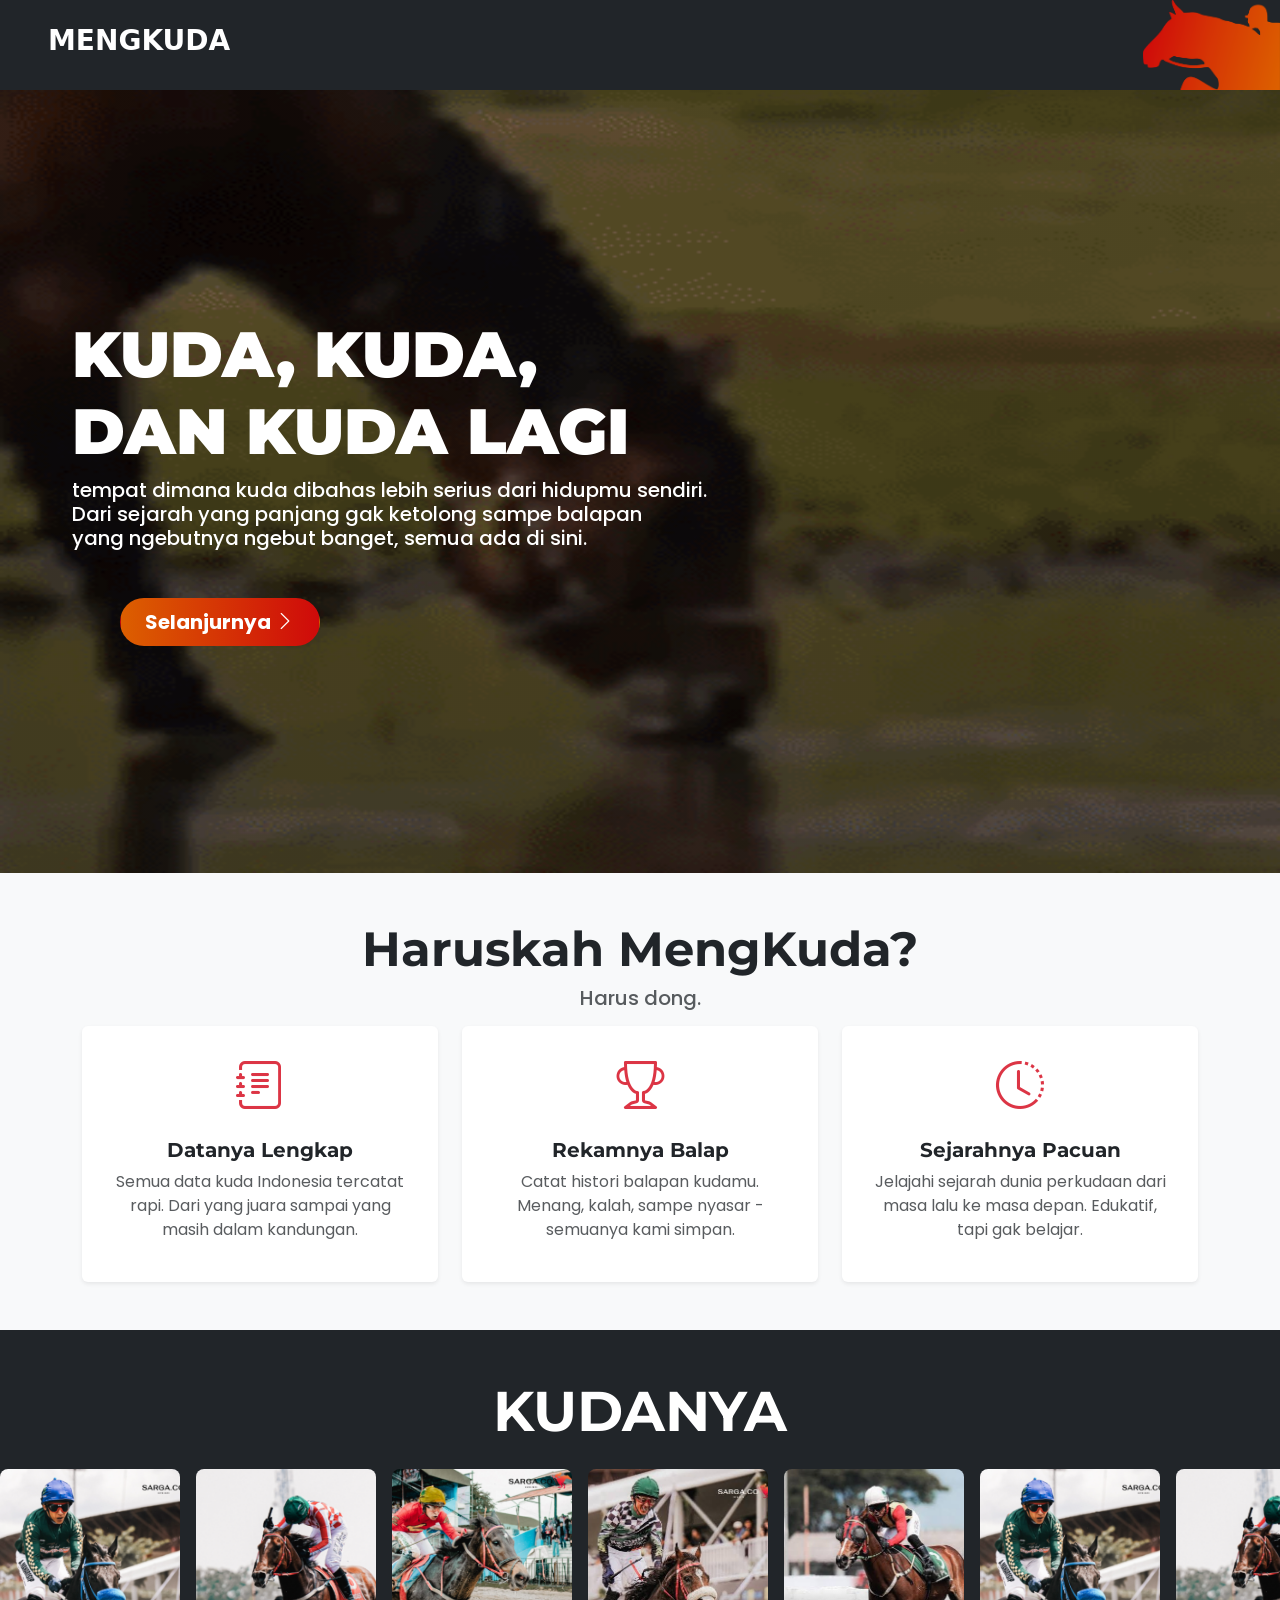
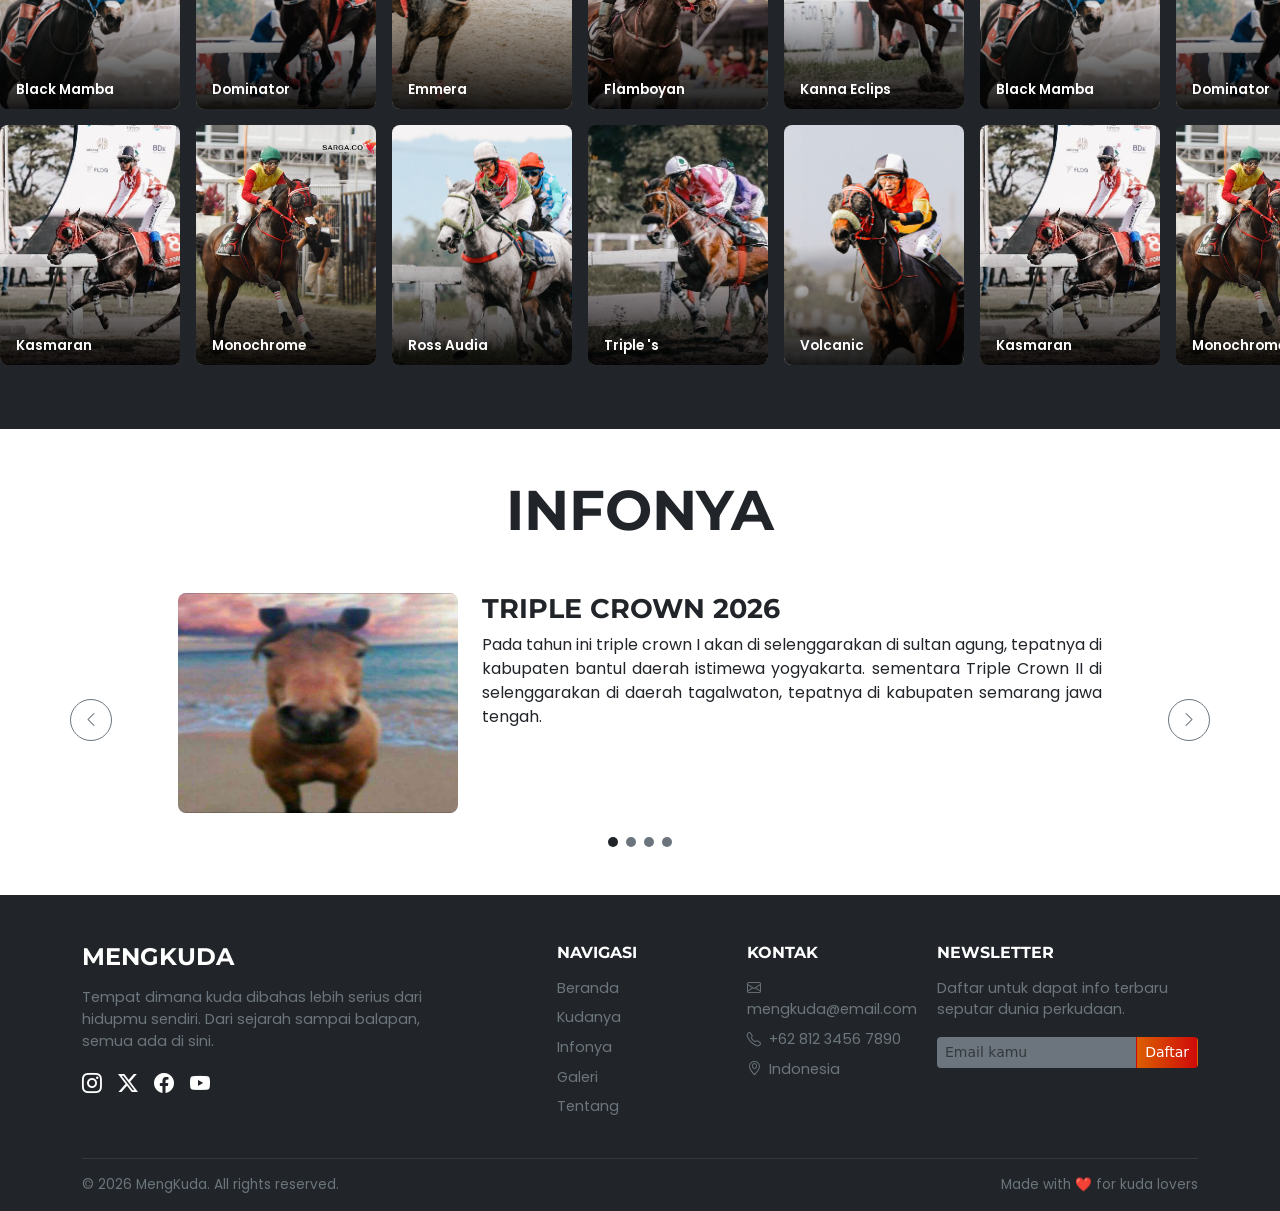
<file: app/Views/index.html>
<!doctype html>
<html lang="en">
  <head>
    <!-- Required meta tags -->
    <meta charset="utf-8">
    <meta name="viewport" content="width=device-width, initial-scale=1">

    <!-- logo -->
    <link rel="icon" href="/app//public/images/logo-oguri.jpg" type="image/x-icon">

    <!-- Bootstrap CSS -->
    <link href="https://cdn.jsdelivr.net/npm/bootstrap@5.0.2/dist/css/bootstrap.min.css" rel="stylesheet" integrity="sha384-EVSTQN3/azprG1Anm3QDgpJLIm9Nao0Yz1ztcQTwFspd3yD65VohhpuuCOmLASjC" crossorigin="anonymous">
    <link rel="stylesheet" href="https://cdn.jsdelivr.net/npm/bootstrap-icons@1.11.0/font/bootstrap-icons.css">
    <!-- style CSS -->
    <link rel="stylesheet" href="/app/public/css/style.css">
    <!-- animated CSS -->
    <link href="https://unpkg.com/aos@2.3.4/dist/aos.css" rel="stylesheet">

    <!-- font -->
    <link href="https://fonts.googleapis.com/css2?family=Montserrat:wght@100&display=swap" rel="stylesheet">
    <link href="https://fonts.googleapis.com/css2?family=Montserrat:ital,wght@0,100..900;1,100..900&family=Poppins:wght@500;600&display=swap" rel="stylesheet">

    <title>MengKuda</title>
  </head>



  <body>

  <header>
    <nav class="bg-dark p-4 d-flex align-items-center bg-nav" >
      <h1 class="text-white fs-3 fw-bold ms-4">MENGKUDA</h1>
    </nav>
  </header>


<!-- section-1 -->
  <section class="hero d-flex w-100 align-items-center">
    <div class="text-white ms-5 ps-4" >

      <!-- teks -->
      <h1 class="display-3" style="font-family: 'Montserrat'; font-weight: 900;">KUDA, KUDA, <br>DAN KUDA LAGI</h1>
      <P class="h5 mb-5" style="font-family: 'poppins';">tempat dimana kuda dibahas lebih serius dari hidupmu sendiri. <br> Dari sejarah yang panjang gak ketolong sampe balapan <br> yang ngebutnya ngebut banget, semua ada di sini.
      </P>

      <!-- button -->
      <button class="btn btn-lg btn-red rounded-pill px-md-4 py-md-2 ms-5 fw-bold fs-5" style="font-family: 'poppins';">Selanjurnya <i class="bi bi-chevron-right"></i></button>
    </div>
  </section>


<!-- section-2 -->
  <section class="py-5 bg-light">
  <div class="container">

    <!-- judulnya -->
    <div class="text-center mb-3">
      <h2 class="fw-bold display-5" style="font-family: 'Montserrat';">Haruskah MengKuda?</h2>
      <p class="text-muted h5" style="font-family: 'Poppins';">Harus dong.</p>
    </div>

    <!-- Card -->
    <div class="row g-4">
      <!-- card-1 -->
      <div class="col-md-4">
        <div class="card border-0 shadow-sm h-100 text-center p-4">
          <div class="mb-3">
            <i class="bi bi-journal-text text-danger" style="font-size: 3rem;"></i>
          </div>
          <h5 class="fw-bold" style="font-family: 'Montserrat';">Datanya Lengkap</h5>
          <p class="text-muted" style="font-family: 'Poppins';">Semua data kuda Indonesia tercatat rapi. Dari yang juara sampai yang masih dalam kandungan.</p>
        </div>
      </div>

      <!-- card-2 -->
      <div class="col-md-4">
        <div class="card border-0 shadow-sm h-100 text-center p-4">
          <div class="mb-3">
            <i class="bi bi-trophy text-danger" style="font-size: 3rem;"></i>
          </div>
          <h5 class="fw-bold" style="font-family: 'Montserrat';">Rekamnya Balap</h5>
          <p class="text-muted" style="font-family: 'Poppins';">Catat histori balapan kudamu. Menang, kalah, sampe nyasar - semuanya kami simpan.</p>
        </div>
      </div>

      <!-- card-3 -->
      <div class="col-md-4">
        <div class="card border-0 shadow-sm h-100 text-center p-4">
          <div class="mb-3">
            <i class="bi bi-clock-history text-danger" style="font-size: 3rem;"></i>
          </div>
          <h5 class="fw-bold" style="font-family: 'Montserrat';">Sejarahnya Pacuan</h5>
          <p class="text-muted" style="font-family: 'Poppins';">Jelajahi sejarah dunia perkudaan dari masa lalu ke masa depan. Edukatif, tapi gak belajar.</p>
        </div>
      </div>
    </div>
  </div>
</section>



<!-- section-3 -->
 <section class="bg-dark py-5 overflow-hidden">
  <h2 class="text-white text-center fw-bold display-4 mb-4" style="font-family: 'montserrat';">KUDANYA</h2>

  <!-- gambar atas -->
  <div class="gmbr-wrapper overflow-hidden mb-3">
    <div class="gmbr-track to-right d-inline-flex gap-3 will-change-transform">

      <!-- section gambar -->
      <div class="gmbr-bg position-relative rounded-3 overflow-hidden flex-shrink-0" style="width: 180px; height: 240px; cursor: pointer;">
        <!-- gambar -->
        <img src="/app/public/images/blackmamba.png" class="w-100 h-100" style="object-fit: cover;">
        <!-- gradasi -->
        <div class="position-absolute bottom-0 start-0 w-100 h-50" style="background: linear-gradient(to top, rgba(0,0,0,0.9), transparent);"></div>
        <!-- nama -->
        <div class="position-absolute bottom-0 start-0 w-100 pb-2 ps-2" style="z-index: 2;">
          <span class="text-white fw-semibold ps-2" style="font-family: 'poppins'; font-size: 0.85rem;">Black Mamba</span>
        </div>
      </div>
      <!-- section gambar -->
      <div class="gmbr-bg position-relative rounded-3 overflow-hidden flex-shrink-0" style="width: 180px; height: 240px; cursor: pointer;">
        <!-- gambar -->
        <img src="/app/public/images/dominator.png" class="w-100 h-100" style="object-fit: cover;">
        <!-- gradasi -->
        <div class="position-absolute bottom-0 start-0 w-100 h-50" style="background: linear-gradient(to top, rgba(0,0,0,0.9), transparent);"></div>
        <!-- nama -->
        <div class="position-absolute bottom-0 start-0 w-100 pb-2 ps-2" style="z-index: 2;">
          <span class="text-white fw-semibold ps-2" style="font-family: 'poppins'; font-size: 0.85rem;">Dominator</span>
        </div>
      </div>
      <!-- section gambar -->
      <div class="gmbr-bg position-relative rounded-3 overflow-hidden flex-shrink-0" style="width: 180px; height: 240px; cursor: pointer;">
      <!-- gambar -->
        <img src="/app/public/images/emmera.png" class="w-100 h-100" style="object-fit: cover;">
        <!-- gradasi -->
        <div class="position-absolute bottom-0 start-0 w-100 h-50" style="background: linear-gradient(to top, rgba(0,0,0,0.9), transparent);"></div>
        <!-- nama -->
        <div class="position-absolute bottom-0 start-0 w-100 pb-2 ps-2" style="z-index: 2;">
          <span class="text-white fw-semibold ps-2" style="font-family: 'poppins'; font-size: 0.85rem;">Emmera</span>
        </div>
      </div>
      <!-- section gambar -->
      <div class="gmbr-bg position-relative rounded-3 overflow-hidden flex-shrink-0" style="width: 180px; height: 240px; cursor: pointer;">
      <!-- gambar -->
        <img src="/app/public/images/flamboyan.jpeg" class="w-100 h-100" style="object-fit: cover;">
        <!-- gradasi -->
        <div class="position-absolute bottom-0 start-0 w-100 h-50" style="background: linear-gradient(to top, rgba(0,0,0,0.9), transparent);"></div>
        <!-- nama -->
        <div class="position-absolute bottom-0 start-0 w-100 pb-2 ps-2" style="z-index: 2;">
          <span class="text-white fw-semibold ps-2" style="font-family: 'poppins'; font-size: 0.85rem;">Flamboyan</span>
        </div>
      </div>
      <!-- section gambar -->
      <div class="gmbr-bg position-relative rounded-3 overflow-hidden flex-shrink-0" style="width: 180px; height: 240px; cursor: pointer;">
      <!-- gambar -->
        <img src="/app/public/images/kanaeclips.jpeg" class="w-100 h-100" style="object-fit: cover;">
        <!-- gradasi -->
        <div class="position-absolute bottom-0 start-0 w-100 h-50" style="background: linear-gradient(to top, rgba(0,0,0,0.9), transparent);"></div>
        <!-- nama -->
        <div class="position-absolute bottom-0 start-0 w-100 pb-2 ps-2" style="z-index: 2;">
          <span class="text-white fw-semibold ps-2" style="font-family: 'poppins'; font-size: 0.85rem;">Kanna Eclips</span>
        </div>
      </div>
      
    </div>
  </div>

  <!-- gambar atas -->
  <div class="gmbr-wrapper overflow-hidden mb-3">
    <div class="gmbr-track to-left d-inline-flex gap-3 will-change-transform">

      <!-- section gambar -->
      <div class="gmbr-bg position-relative rounded-3 overflow-hidden flex-shrink-0" style="width: 180px; height: 240px; cursor: pointer;">
        <!-- gambar -->
        <img src="/app/public/images/kasmaran.jpeg" class="w-100 h-100" style="object-fit: cover;">
        <!-- gradasi -->
        <div class="position-absolute bottom-0 start-0 w-100 h-50" style="background: linear-gradient(to top, rgba(0,0,0,0.9), transparent);"></div>
        <!-- nama -->
        <div class="position-absolute bottom-0 start-0 w-100 pb-2 ps-2" style="z-index: 2;">
          <span class="text-white fw-semibold ps-2" style="font-family: 'poppins'; font-size: 0.85rem;">Kasmaran</span>
        </div>
      </div>
      <!-- section gambar -->
      <div class="gmbr-bg position-relative rounded-3 overflow-hidden flex-shrink-0" style="width: 180px; height: 240px; cursor: pointer;">
        <!-- gambar -->
        <img src="/app/public/images/Monochrome.jpg" class="w-100 h-100" style="object-fit: cover;">
        <!-- gradasi -->
        <div class="position-absolute bottom-0 start-0 w-100 h-50" style="background: linear-gradient(to top, rgba(0,0,0,0.9), transparent);"></div>
        <!-- nama -->
        <div class="position-absolute bottom-0 start-0 w-100 pb-2 ps-2" style="z-index: 2;">
          <span class="text-white fw-semibold ps-2" style="font-family: 'poppins'; font-size: 0.85rem;">Monochrome</span>
        </div>
      </div>
      <!-- section gambar -->
      <div class="gmbr-bg position-relative rounded-3 overflow-hidden flex-shrink-0" style="width: 180px; height: 240px; cursor: pointer;">
        <!-- gambar -->
        <img src="/app/public/images/rossaudia.png" class="w-100 h-100" style="object-fit: cover;">
        <!-- gradasi -->
        <div class="position-absolute bottom-0 start-0 w-100 h-50" style="background: linear-gradient(to top, rgba(0,0,0,0.9), transparent);"></div>
        <!-- nama -->
        <div class="position-absolute bottom-0 start-0 w-100 pb-2 ps-2" style="z-index: 2;">
          <span class="text-white fw-semibold ps-2" style="font-family: 'poppins'; font-size: 0.85rem;">Ross Audia</span>
        </div>
      </div>
      <!-- section gambar -->
      <div class="gmbr-bg position-relative rounded-3 overflow-hidden flex-shrink-0" style="width: 180px; height: 240px; cursor: pointer;">
        <!-- gambar -->
        <img src="/app/public/images/triples.jpeg" class="w-100 h-100" style="object-fit: cover;">
        <!-- gradasi -->
        <div class="position-absolute bottom-0 start-0 w-100 h-50" style="background: linear-gradient(to top, rgba(0,0,0,0.9), transparent);"></div>
        <!-- nama -->
        <div class="position-absolute bottom-0 start-0 w-100 pb-2 ps-2" style="z-index: 2;">
          <span class="text-white fw-semibold ps-2" style="font-family: 'poppins'; font-size: 0.85rem;">Triple 's</span>
        </div>
      </div>
      <!-- section gambar -->
      <div class="gmbr-bg position-relative rounded-3 overflow-hidden flex-shrink-0" style="width: 180px; height: 240px; cursor: pointer;">
        <!-- gambar -->
        <img src="/app/public/images/volcanic.png" class="w-100 h-100" style="object-fit: cover;">
        <!-- gradasi -->
        <div class="position-absolute bottom-0 start-0 w-100 h-50" style="background: linear-gradient(to top, rgba(0,0,0,0.9), transparent);"></div>
        <!-- nama -->
        <div class="position-absolute bottom-0 start-0 w-100 pb-2 ps-2" style="z-index: 2;">
          <span class="text-white fw-semibold ps-2" style="font-family: 'poppins'; font-size: 0.85rem;">Volcanic</span>
        </div>
      </div>
      
    </div>
  </div>
</section>



<!-- page infonya -->
<section class="bg-white py-5">
  <h2 class="text-center fw-bold display-4 mb-5" style="font-family: 'Montserrat';">INFONYA</h2>

  <div class="container position-relative">

    <!-- kekiri -->
    <button class="btn btn-outline-secondary rounded-circle position-absolute top-50 start-0 translate-middle-y" 
            onclick="moveInfo(-1)" style="z-index:2; width:42px; height:42px;">
      <i class="bi bi-chevron-left"></i>
    </button>
    <!-- kekanan -->
    <button class="btn btn-outline-secondary rounded-circle position-absolute top-50 end-0 translate-middle-y" 
            onclick="moveInfo(1)" style="z-index:2; width:42px; height:42px;">
      <i class="bi bi-chevron-right"></i>
    </button>

    <!-- info1 -->
    <div id="infoTrack">
      <div class="info-item d-flex gap-4 px-5 mx-5">
        <img src="/app/public/images/kuda-natap.jpg" 
             class="rounded-3 flex-shrink-0" 
             style="width:280px; height:220px;">
        <div>
          <h1 class="fw-bold mb-2" style="font-family:'Montserrat'; font-size: 1.7rem;">TRIPLE CROWN 2026</h1>
          <p style="font-family:'Poppins'; font-size:1rem; text-align:justify;">
            Pada tahun ini triple crown I akan di selenggarakan di sultan agung, 
            tepatnya di kabupaten bantul daerah istimewa yogyakarta. sementara Triple Crown II 
            di selenggarakan di daerah tagalwaton, tepatnya di kabupaten semarang jawa tengah.
          </p>
        </div>
      </div>
    </div>
    <!-- info2 -->
    <div id="infoTrack">
      <div class="info-item d-none gap-4 px-5 mx-5">
        <img src="/app/public/images/flamboyan.jpeg" 
             class="rounded-3 flex-shrink-0" 
             style="width:280px; height:220px;">
        <div>
          <h1 class="fw-bold mb-2" style="font-family:'Montserrat'; font-size: 1.7rem;">TRIPLE CROWN 2026</h1>
          <p style="font-family:'Poppins'; font-size:1rem; text-align:justify;">
            Pada tahun ini triple crown I akan di selenggarakan di sultan agung, 
            tepatnya di kabupaten bantul daerah istimewa yogyakarta. sementara Triple Crown II 
            di selenggarakan di daerah tagalwaton, tepatnya di kabupaten semarang jawa tengah.
          </p>
        </div>
      </div>
    </div>
    <!-- info3 -->
    <div id="infoTrack">
      <div class="info-item d-none gap-4 px-5 mx-5">
        <img src="/app/public/images/sendok.png" 
             class="rounded-3 flex-shrink-0" 
             style="width:280px; height:220px;">
        <div>
          <h1 class="fw-bold mb-2" style="font-family:'Montserrat'; font-size: 1.7rem;">TRIPLE CROWN 2026</h1>
          <p style="font-family:'Poppins'; font-size:1rem; text-align:justify;">
            Pada tahun ini triple crown I akan di selenggarakan di sultan agung, 
            tepatnya di kabupaten bantul daerah istimewa yogyakarta. sementara Triple Crown II 
            di selenggarakan di daerah tagalwaton, tepatnya di kabupaten semarang jawa tengah.
          </p>
        </div>
      </div>
    </div>
    <!-- info4 -->
    <div id="infoTrack">
      <div class="info-item d-none gap-4 px-5 mx-5">
        <img src="/app/public/images/hpan.jpg" 
             class="rounded-3 flex-shrink-0" 
             style="width:280px; height:220px;">
        <div>
          <h1 class="fw-bold mb-2" style="font-family:'Montserrat'; font-size: 1.7rem;">TRIPLE CROWN 2026</h1>
          <p style="font-family:'Poppins'; font-size:1rem; text-align:justify;">
            Pada tahun ini triple crown I akan di selenggarakan di sultan agung, 
            tepatnya di kabupaten bantul daerah istimewa yogyakarta. sementara Triple Crown II 
            di selenggarakan di daerah tagalwaton, tepatnya di kabupaten semarang jawa tengah.
          </p>
        </div>
      </div>
    </div>

    <!-- indikator -->
    <div class="d-flex justify-content-center gap-2 mt-4" id="infoDots">
      <span class="rounded-circle bg-dark" style="width:10px; height:10px; display:inline-block;"></span>
      <span class="rounded-circle bg-secondary" style="width:10px; height:10px; display:inline-block;"></span>
      <span class="rounded-circle bg-secondary" style="width:10px; height:10px; display:inline-block;"></span>
      <span class="rounded-circle bg-secondary" style="width:10px; height:10px; display:inline-block;"></span>
    </div>

  </div>
</section>



<!-- footernya --><footer class="bg-dark text-white pt-5 pb-3">
    <div class="container">
        <div class="row g-4">

            <!-- Kolom 1 - Brand -->
            <div class="col-md-4">
                <h4 class="fw-bold mb-3" style="font-family:'Montserrat';">MENGKUDA</h4>
                <p class="text-secondary" style="font-family:'Poppins'; font-size:0.9rem;">
                    Tempat dimana kuda dibahas lebih serius dari hidupmu sendiri. 
                    Dari sejarah sampai balapan, semua ada di sini.
                </p>
                <!-- Sosmed -->
                <div class="d-flex gap-3 mt-3">
                    <a href="#" class="text-white fs-5"><i class="bi bi-instagram"></i></a>
                    <a href="#" class="text-white fs-5"><i class="bi bi-twitter-x"></i></a>
                    <a href="#" class="text-white fs-5"><i class="bi bi-facebook"></i></a>
                    <a href="#" class="text-white fs-5"><i class="bi bi-youtube"></i></a>
                </div>
            </div>

            <!-- Kolom 2 - Navigasi -->
            <div class="col-md-2 offset-md-1">
                <h6 class="fw-bold mb-3" style="font-family:'Montserrat';">NAVIGASI</h6>
                <ul class="list-unstyled" style="font-family:'Poppins'; font-size:0.9rem;">
                    <li class="mb-2"><a href="#" class="text-secondary text-decoration-none">Beranda</a></li>
                    <li class="mb-2"><a href="#" class="text-secondary text-decoration-none">Kudanya</a></li>
                    <li class="mb-2"><a href="#" class="text-secondary text-decoration-none">Infonya</a></li>
                    <li class="mb-2"><a href="#" class="text-secondary text-decoration-none">Galeri</a></li>
                    <li class="mb-2"><a href="#" class="text-secondary text-decoration-none">Tentang</a></li>
                </ul>
            </div>

            <!-- Kolom 3 - Kontak -->
            <div class="col-md-2">
                <h6 class="fw-bold mb-3" style="font-family:'Montserrat';">KONTAK</h6>
                <ul class="list-unstyled text-secondary" style="font-family:'Poppins'; font-size:0.9rem;">
                    <li class="mb-2"><i class="bi bi-envelope me-2"></i>mengkuda@email.com</li>
                    <li class="mb-2"><i class="bi bi-telephone me-2"></i>+62 812 3456 7890</li>
                    <li class="mb-2"><i class="bi bi-geo-alt me-2"></i>Indonesia</li>
                </ul>
            </div>

            <!-- Kolom 4 - Newsletter -->
            <div class="col-md-3">
                <h6 class="fw-bold mb-3" style="font-family:'Montserrat';">NEWSLETTER</h6>
                <p class="text-secondary" style="font-family:'Poppins'; font-size:0.9rem;">
                    Daftar untuk dapat info terbaru seputar dunia perkudaan.
                </p>
                <div class="input-group">
                    <input type="email" class="form-control form-control-sm bg-secondary border-0 text-white" 
                           placeholder="Email kamu">
                    <button class="btn btn-red btn-sm">Daftar</button>
                </div>
            </div>

        </div>

        <!-- Garis pemisah -->
        <hr class="border-secondary mt-4">

        <!-- Copyright -->
        <div class="d-flex justify-content-between align-items-center flex-wrap gap-2">
            <p class="text-secondary mb-0" style="font-family:'Poppins'; font-size:0.85rem;">
                © 2026 MengKuda. All rights reserved.
            </p>
            <p class="text-secondary mb-0" style="font-family:'Poppins'; font-size:0.85rem;">
                Made with ❤️ for kuda lovers
            </p>
        </div>

    </div>
</footer>


    <script src="https://cdn.jsdelivr.net/npm/bootstrap@5.0.2/dist/js/bootstrap.bundle.min.js" integrity="sha384-MrcW6ZMFYlzcLA8Nl+NtUVF0sA7MsXsP1UyJoMp4YLEuNSfAP+JcXn/tWtIaxVXM" crossorigin="anonymous"></script>
      <!-- AOS -->
  <script src="https://unpkg.com/aos@2.3.4/dist/aos.js"></script>
  <script>
    AOS.init();
  </script>
  <!-- script -->
  <!-- gambar gerak kanan kiri -->
  <script>
    // biar sampe layar penuh
    function fillMarquee() {
        const tracks = document.querySelectorAll('.gmbr-track');
        
        tracks.forEach(track => {
            const originalItems = Array.from(track.children);
            const trackWidth = track.scrollWidth;
            const screenWidth = window.innerWidth;

            // diduplikat 3x biar lebar layarnya
            let totalWidth = trackWidth;
            while (totalWidth < screenWidth * 3) {
                originalItems.forEach(item => {
                    track.appendChild(item.cloneNode(true));
                });
                totalWidth = track.scrollWidth;
            }
        });
    }
    window.addEventListener('load', fillMarquee);
</script>

<!-- analog di section4 -->
<script>
  let infoIndex = 0;
  const infoItems = document.querySelectorAll('.info-item');
  const infoDots = document.querySelectorAll('#infoDots span');

  function moveInfo(direction) {
    // Sembunyikan item sekarang
    infoItems[infoIndex].classList.remove('d-flex');
    infoItems[infoIndex].classList.add('d-none');
    infoDots[infoIndex].classList.replace('bg-dark', 'bg-secondary');

    // Hitung index baru
    infoIndex += direction;
    if (infoIndex < 0) infoIndex = infoItems.length - 1;
    if (infoIndex >= infoItems.length) infoIndex = 0;

    // Tampilkan item baru
    infoItems[infoIndex].classList.remove('d-none');
    infoItems[infoIndex].classList.add('d-flex');
    infoDots[infoIndex].classList.replace('bg-secondary', 'bg-dark');
}
</script>

  </body>
</html>
</file>
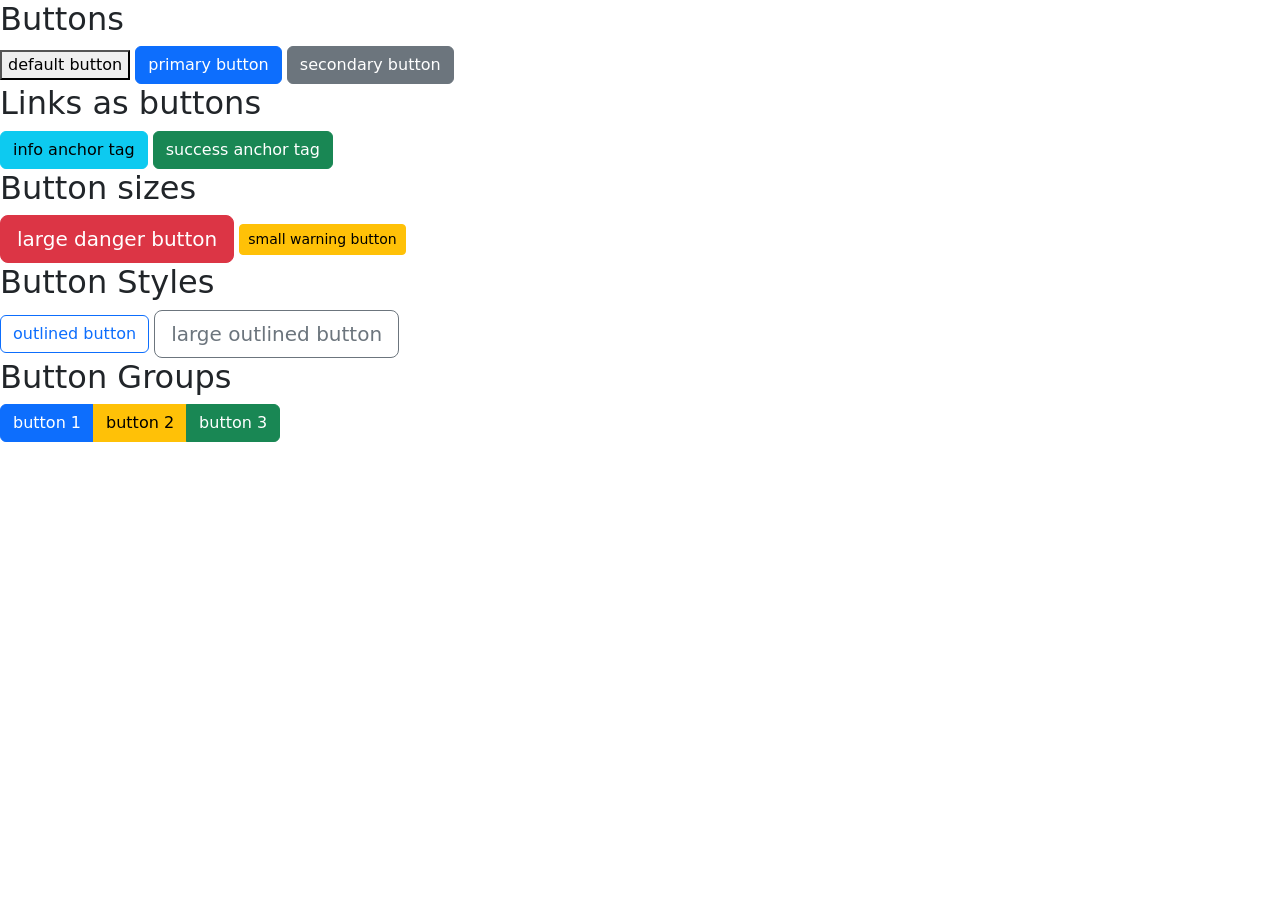
<file: kosong/button.html>
<html lang="en">
<head>
  <meta charset="UTF-8">
  <meta http-equiv="X-UA-Compatible" content="IE=edge">
  <meta name="viewport" content="width=device-width, initial-scale=1.0">
  <title>Net Ninja Pro - the Book</title>
  <link href="https://cdn.jsdelivr.net/npm/bootstrap@5.0.2/dist/css/bootstrap.min.css" rel="stylesheet" integrity="sha384-EVSTQN3/azprG1Anm3QDgpJLIm9Nao0Yz1ztcQTwFspd3yD65VohhpuuCOmLASjC" crossorigin="anonymous">
</head>
<body>
  <!-- basic buttons -->
  <h2>Buttons</h2>

  <button>default button</button>
  <button class="btn btn-primary">primary button</button> <!-- auto lightens text -->
  <button class="btn btn-secondary">secondary button</button>

  <!-- anchor tags as buttons -->
  <h2>Links as buttons</h2>

  <a href="#" class="btn btn-info">info anchor tag</a>
  <a href="#" class="btn btn-success">success anchor tag</a>

  <!-- button sizes -->
  <h2>Button sizes</h2>

  <button class="btn btn-lg btn-danger">large danger button</button>
  <button class="btn btn-sm btn-warning">small warning button</button>

  <!-- outlined styles -->
  <h2>Button Styles</h2>

  <button class="btn btn-outline-primary">outlined button</button>
  <button class="btn btn-outline-secondary btn-lg">large outlined button</button>

  <!-- button groups -->
  <h2>Button Groups</h2>

  <div class="btn-group">
    <a href="#" class="btn btn-primary">button 1</a>
    <a href="#" class="btn btn-warning">button 2</a>
    <a href="#" class="btn btn-success">button 3</a>
  </div>
  
  <script src="https://cdn.jsdelivr.net/npm/bootstrap@5.0.1/dist/js/bootstrap.bundle.min.js" integrity="sha384-gtEjrD/SeCtmISkJkNUaaKMoLD0//ElJ19smozuHV6z3Iehds+3Ulb9Bn9Plx0x4" crossorigin="anonymous"></script>
</body>
</html>
</file>
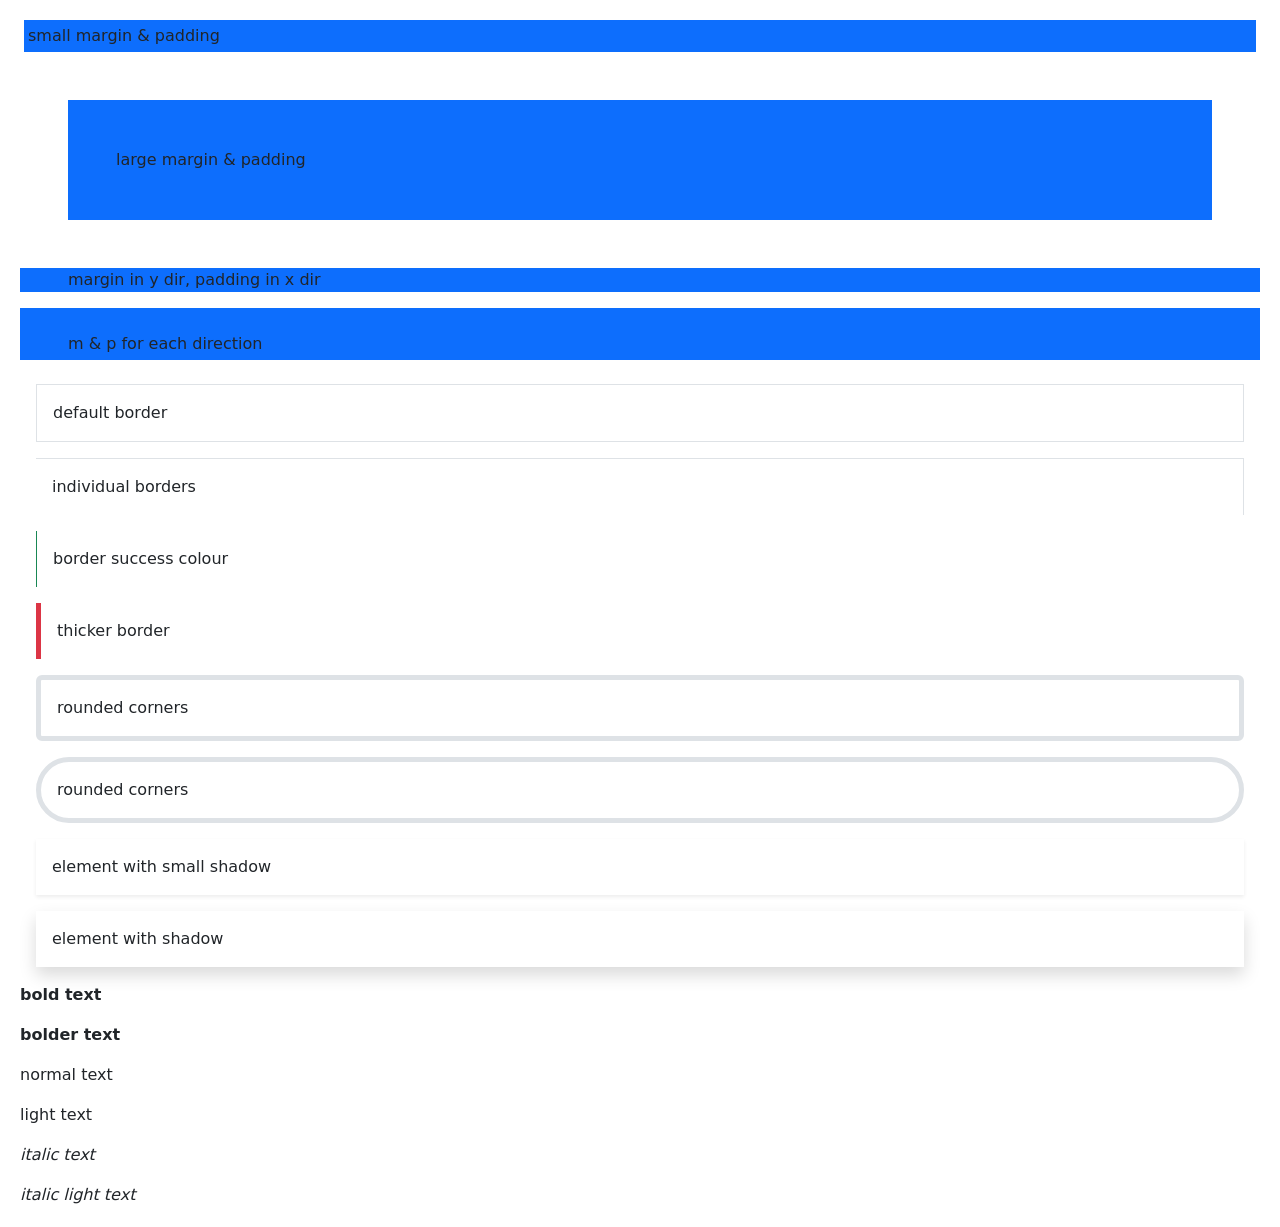
<file: kosong/utility.html>
<html lang="en">
<head>
  <meta charset="UTF-8">
  <meta http-equiv="X-UA-Compatible" content="IE=edge">
  <meta name="viewport" content="width=device-width, initial-scale=1.0">
  <title>Net Ninja Pro - the Book</title>
  <link href="https://cdn.jsdelivr.net/npm/bootstrap@5.0.2/dist/css/bootstrap.min.css" rel="stylesheet" integrity="sha384-EVSTQN3/azprG1Anm3QDgpJLIm9Nao0Yz1ztcQTwFspd3yD65VohhpuuCOmLASjC" crossorigin="anonymous">
  <style>
    body{ margin: 20px; }
  </style>
</head>
<body>
  <!-- margin & padding -->
  <div class="m-1 p-1 bg-primary">small margin & padding</div>
  <div class="m-5 p-5 bg-primary">large margin & padding</div>
  <div class="my-3 px-5 bg-primary">margin in y dir, padding in x dir</div>
  <div class="mt-3 mb-4 ps-5 pt-4 pe-2 pb-1 bg-primary">m & p for each direction</div>

  <!-- borders -->
  <div class="m-3 p-3 border">default border</div>
  <div class="m-3 p-3 border-top border-end">individual borders</div>
  <div class="m-3 p-3 border-start border-success">border success colour</div>
  <div class="m-3 p-3 border-start border-danger border-5">thicker border</div>
  <div class="m-3 p-3 rounded border border-5">rounded corners</div>
  <div class="m-3 p-3 rounded-pill border border-5">rounded corners</div>

  <!-- box shadow -->
  <div class="m-3 p-3 shadow-sm">element with small shadow</div>
  <div class="m-3 p-3 shadow">element with shadow</div>

  <!-- font weight -->
  <p class="fw-bold">bold text</p>
  <p class="fw-bolder">bolder text</p>
  <p>normal text</p>
  <p class="fw-light">light text</p>
  <p class="fst-italic">italic text</p>
  <p class="fst-italic fw-light">italic light text</p>
  
  <script src="https://cdn.jsdelivr.net/npm/bootstrap@5.0.1/dist/js/bootstrap.bundle.min.js" integrity="sha384-gtEjrD/SeCtmISkJkNUaaKMoLD0//ElJ19smozuHV6z3Iehds+3Ulb9Bn9Plx0x4" crossorigin="anonymous"></script>
</body>
</html>
</file>
<file: app/public/css/style.css>
.bg-nav {
    background-image: url(/app/public/images/logo-mengkuda.png);
    background-size: contain ;
    background-repeat: no-repeat;
    background-position: right;
}

body {
background-color: rgb(156, 165, 162);
}

body.header.nav {
    font-family: 'montserrat';
}

.btn-red {
    background: linear-gradient(to right, #dc5f00, #cf0a0a);
    color: white;
}
.btn-red:hover{
    background: white;
    color: #cf0a0a;
}

.hero {
    height: 87vh;
    /* width: 100%; */
    background: 
    linear-gradient(rgba(0,0,0,0.5), rgba(0,0,0,0.5)),
    url('/app/public/images/horse-dringking.gif');
    background-size: 100% 100%;
    background-repeat: no-repeat;
}


/* section-3 */
/* animation */
@keyframes scrollRight {
    0%   { transform: translateX(-50%); }
    100% { transform: translateX(0%); }
}
@keyframes scrollLeft {
    0%   { transform: translateX(0%); }
    100% { transform: translateX(-50%); }
}
.gmbr-track.to-right {
    animation: scrollRight 120s linear infinite alternate;
}
.gmbr-track.to-left {
    animation: scrollLeft 120s linear infinite alternate;
}
.gmbr-track {
    display: inline-flex;
    gap: 14px;
    will-change: transform;
    white-space: nowrap;
}
.gmbr-wrapper {
    overflow: hidden;
    width: 100%;
}
/* detail kecil */
/* .gmbr-bg {
    position: relative;
}
.gmbr-bg .text-white {
    position: relative;
    z-index: 2;
}
.gmbr-bg::after {
    content: '';
    position: absolute;
    bottom: 0;
    left: 0;
    width: 100%;
    height: 50%;
    background: linear-gradient(to top, rgba(0,0,0,0.9), transparent);
    pointer-events: none;
} */
</file>
